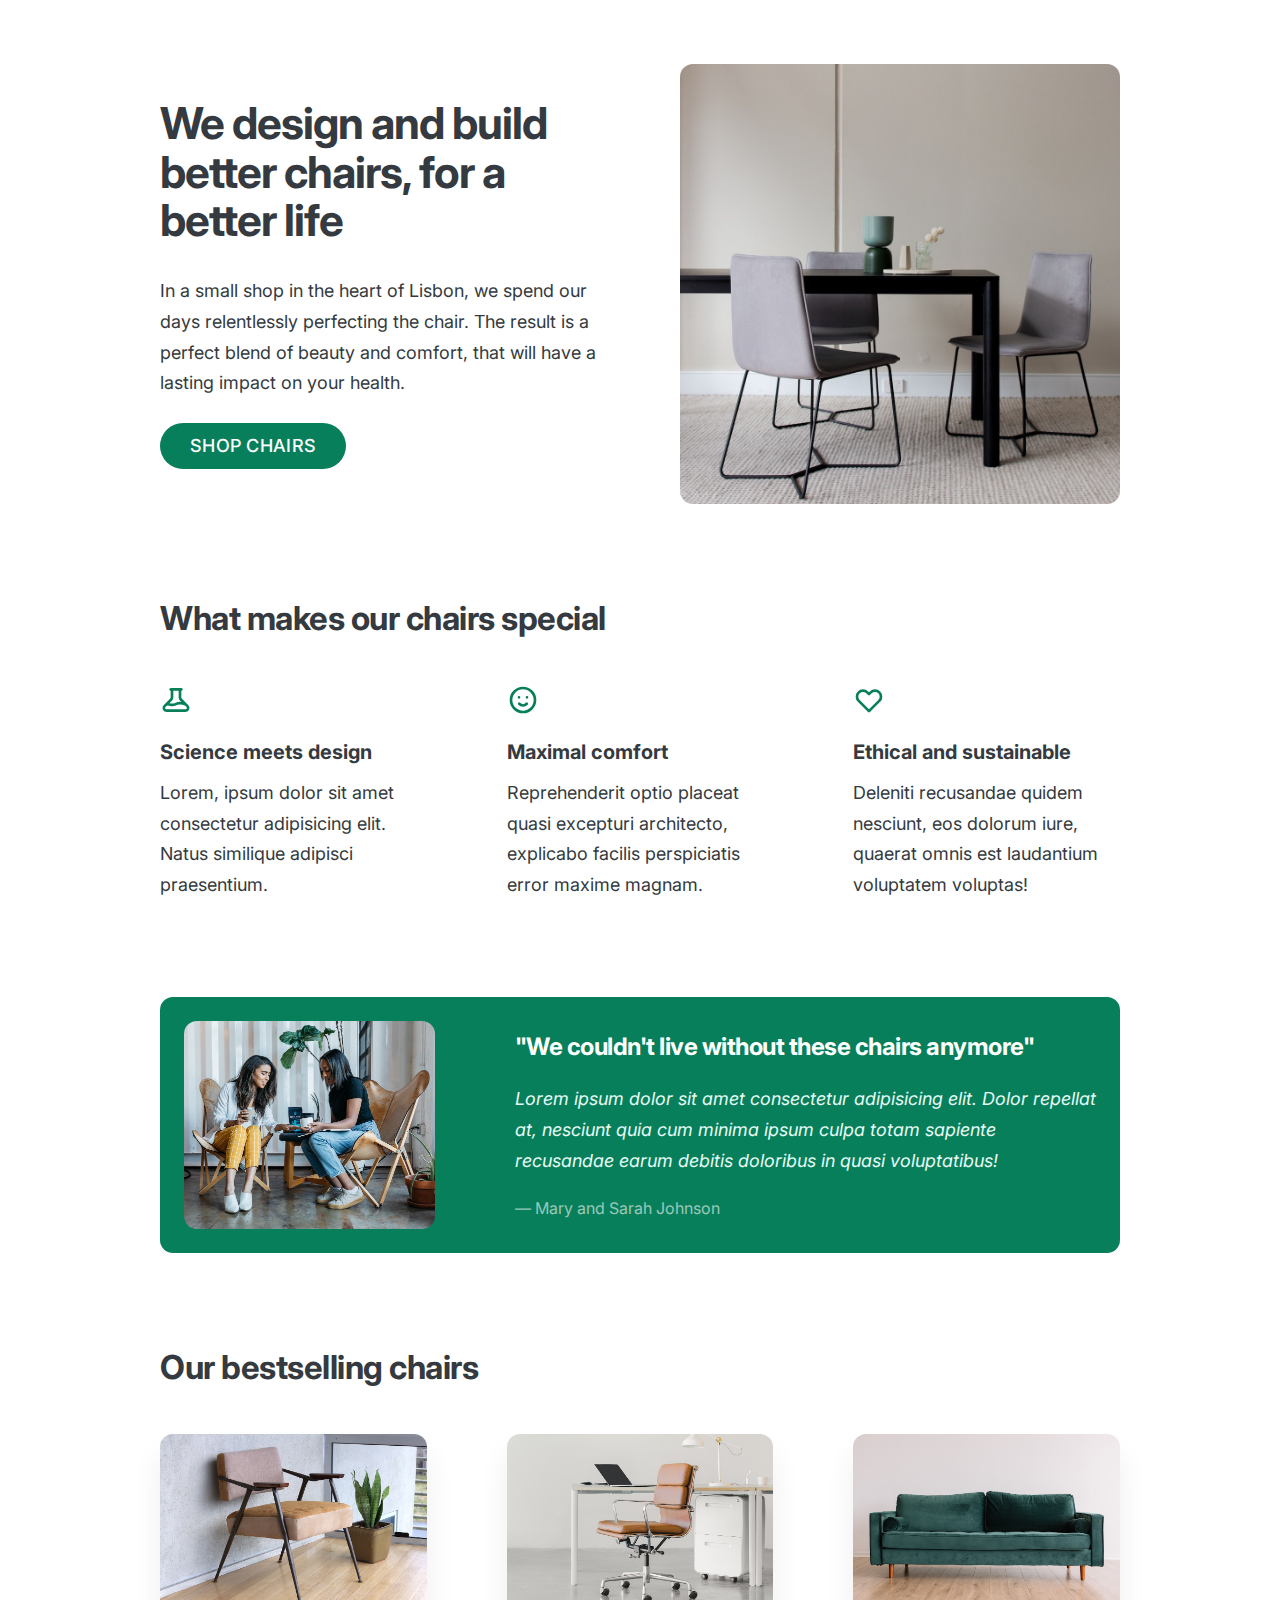
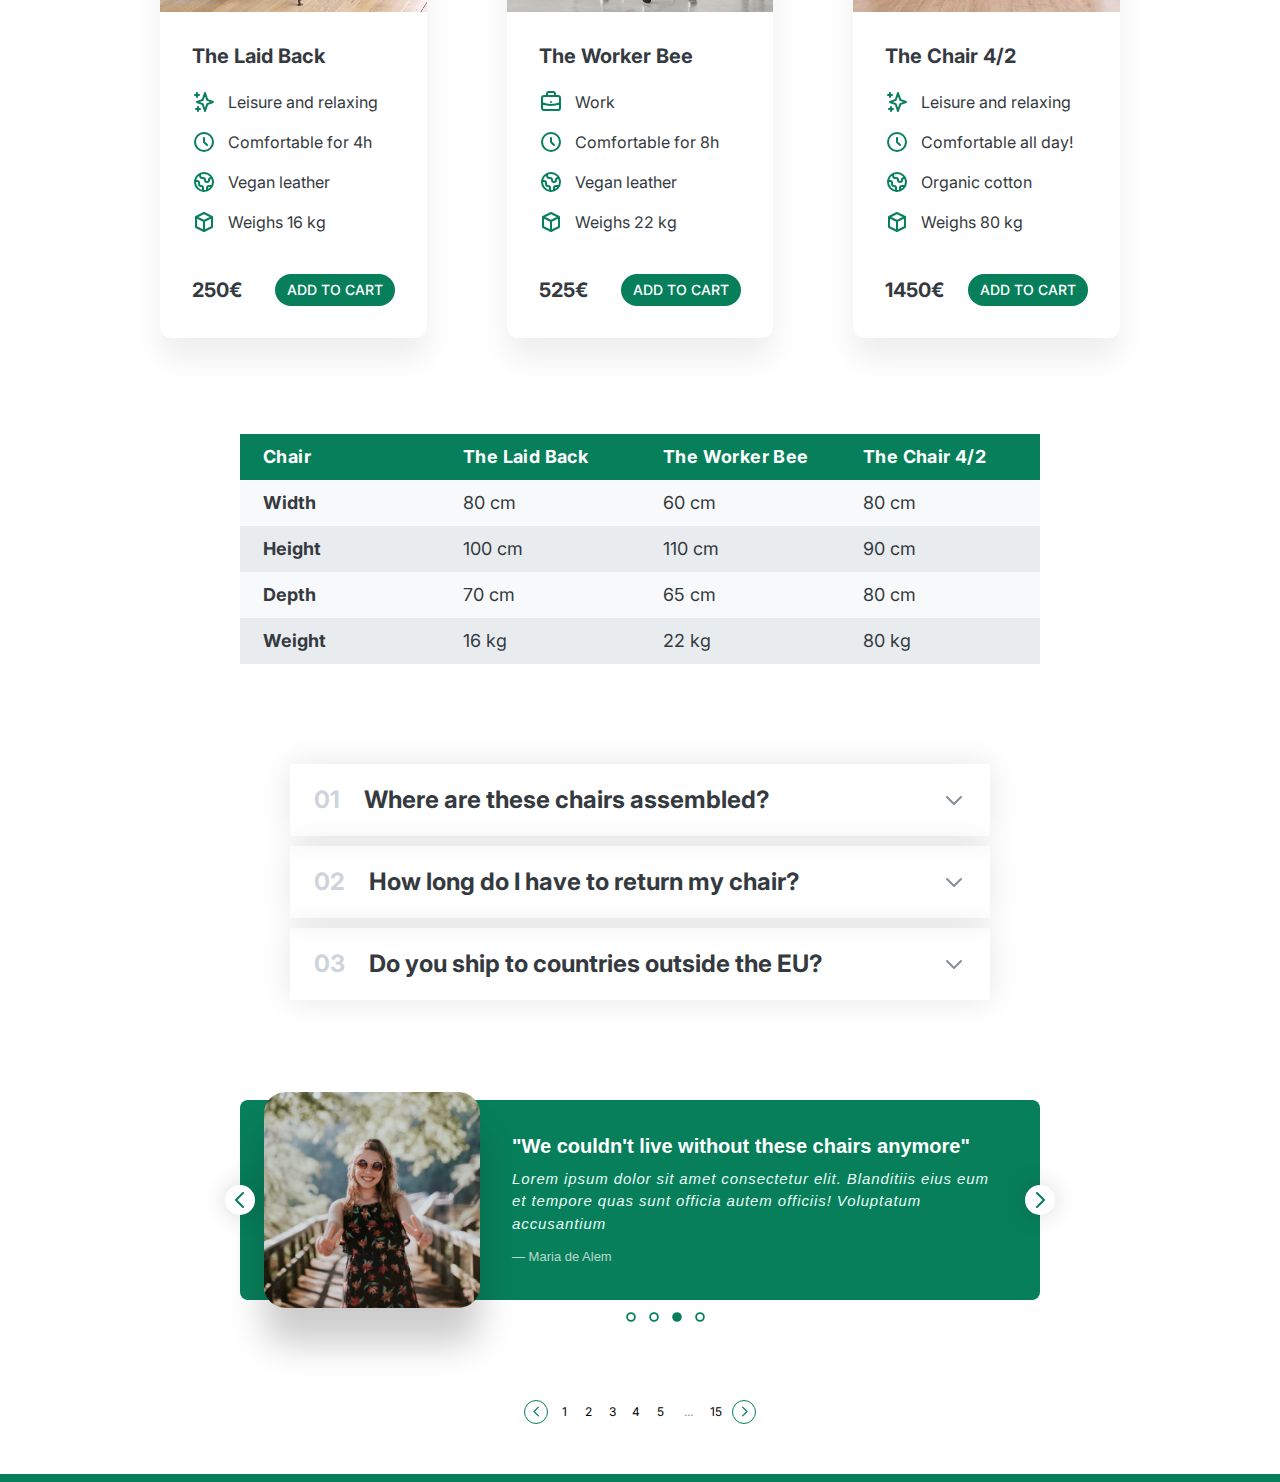
<file: Chair Design Landing Page/index.html>
<!DOCTYPE html>
<html lang="en">
  <head>
    <meta charset="UTF-8" />
    <meta http-equiv="X-UA-Compatible" content="IE=edge" />
    <meta name="viewport" content="width=device-width, initial-scale=1.0" />
    <link rel="preconnect" href="https://fonts.googleapis.com" />
    <link rel="preconnect" href="https://fonts.gstatic.com" crossorigin />
    <link
      href="https://fonts.googleapis.com/css2?family=Inter:wght@400;500;700&display=swap"
      rel="stylesheet"
    />
    <link rel="stylesheet" href="style.css" />
    <link rel="stylesheet" href="accordian.css" />
  <script defer src="script.js"></script> 
    <title>Lisbon Chair Shop</title>
  </head>
  <body>
    <div class="container">
      <header>
        <div class="header-text-box">
          <h1>We design and build better chairs, for a better life</h1>
          <p class="header-text">
            In a small shop in the heart of Lisbon, we spend our days
            relentlessly perfecting the chair. The result is a perfect blend of
            beauty and comfort, that will have a lasting impact on your health.
          </p>
          <a class="btn btn--big" href="#">Shop chairs</a>
        </div>
        <img src="hero.jpg" alt="Photo" />
      </header>

      <section>
        <h2>What makes our chairs special</h2>
        <div class="grid-3-cols">
          <div>
            <svg
              xmlns="http://www.w3.org/2000/svg"
              class="features-icon science"
              fill="none"
              viewBox="0 0 24 24"
              stroke="currentColor"
            >
              <path
                stroke-linecap="round"
                stroke-linejoin="round"
                stroke-width="2"
                d="M19.428 15.428a2 2 0 00-1.022-.547l-2.387-.477a6 6 0 00-3.86.517l-.318.158a6 6 0 01-3.86.517L6.05 15.21a2 2 0 00-1.806.547M8 4h8l-1 1v5.172a2 2 0 00.586 1.414l5 5c1.26 1.26.367 3.414-1.415 3.414H4.828c-1.782 0-2.674-2.154-1.414-3.414l5-5A2 2 0 009 10.172V5L8 4z"
              />
            </svg>
            <p class="features-title"><strong>Science meets design</strong></p>
            <p class="features-text">
              Lorem, ipsum dolor sit amet consectetur adipisicing elit. Natus
              similique adipisci praesentium.
            </p>
          </div>

          <div>
            <svg
              xmlns="http://www.w3.org/2000/svg"
              class="features-icon happy"
              fill="none"
              viewBox="0 0 24 24"
              stroke="currentColor"
            >
              <path
                stroke-linecap="round"
                stroke-linejoin="round"
                stroke-width="2"
                d="M14.828 14.828a4 4 0 01-5.656 0M9 10h.01M15 10h.01M21 12a9 9 0 11-18 0 9 9 0 0118 0z"
              />
            </svg>
            <p class="features-title">
              <strong>Maximal comfort</strong>
            </p>
            <p class="features-text">
              Reprehenderit optio placeat quasi excepturi architecto, explicabo
              facilis perspiciatis error maxime magnam.
            </p>
          </div>

          <div>
            <svg
              xmlns="http://www.w3.org/2000/svg"
              class="features-icon heart"
              fill="none"
              viewBox="0 0 24 24"
              stroke="currentColor"
            >
              <path
                stroke-linecap="round"
                stroke-linejoin="round"
                stroke-width="2"
                d="M4.318 6.318a4.5 4.5 0 000 6.364L12 20.364l7.682-7.682a4.5 4.5 0 00-6.364-6.364L12 7.636l-1.318-1.318a4.5 4.5 0 00-6.364 0z"
              />
            </svg>
            <p class="features-title">
              <strong>Ethical and sustainable</strong>
            </p>
            <p class="features-text">
              Deleniti recusandae quidem nesciunt, eos dolorum iure, quaerat
              omnis est laudantium voluptatem voluptas!
            </p>
          </div>
        </div>
      </section>

      <section class="testimonial-section">
        <div class="grid-3-cols">
          <img src="customers.jpg" alt="People sitting on chairs" />
          <div class="testimonial-box">
            <h2>"We couldn't live without these chairs anymore"</h2>
            <blockquote class="testimonial-text">
              Lorem ipsum dolor sit amet consectetur adipisicing elit. Dolor
              repellat at, nesciunt quia cum minima ipsum culpa totam sapiente
              recusandae earum debitis doloribus in quasi voluptatibus!
            </blockquote>
            <p class="testimonial-author">&mdash; Mary and Sarah Johnson</p>
          </div>
        </div>
      </section>

      <section>
        <h2>Our bestselling chairs</h2>
        <div class="grid-3-cols">
          <figure class="chair">
            <img src="chair-1.jpg" alt="Chair" />
            <div class="chair-box">
              <h3>The Laid Back</h3>
              <ul class="chair-details">
                <li>
                  <!-- Span is a generic INLINE text element, it doesn't have any meaning. It's like a div element, but inline -->
                  <svg
                    xmlns="http://www.w3.org/2000/svg"
                    class="chair-icon"
                    fill="none"
                    viewBox="0 0 24 24"
                    stroke="currentColor"
                  >
                    <path
                      stroke-linecap="round"
                      stroke-linejoin="round"
                      stroke-width="2"
                      d="M5 3v4M3 5h4M6 17v4m-2-2h4m5-16l2.286 6.857L21 12l-5.714 2.143L13 21l-2.286-6.857L5 12l5.714-2.143L13 3z"
                    />
                  </svg>

                  <span> Leisure and relaxing</span>
                </li>
                <li>
                  <svg
                    xmlns="http://www.w3.org/2000/svg"
                    class="chair-icon"
                    fill="none"
                    viewBox="0 0 24 24"
                    stroke="currentColor"
                  >
                    <path
                      stroke-linecap="round"
                      stroke-linejoin="round"
                      stroke-width="2"
                      d="M12 8v4l3 3m6-3a9 9 0 11-18 0 9 9 0 0118 0z"
                    />
                  </svg>

                  <span> Comfortable for 4h</span>
                </li>
                <li>
                  <svg
                    xmlns="http://www.w3.org/2000/svg"
                    class="chair-icon"
                    fill="none"
                    viewBox="0 0 24 24"
                    stroke="currentColor"
                  >
                    <path
                      stroke-linecap="round"
                      stroke-linejoin="round"
                      stroke-width="2"
                      d="M3.055 11H5a2 2 0 012 2v1a2 2 0 002 2 2 2 0 012 2v2.945M8 3.935V5.5A2.5 2.5 0 0010.5 8h.5a2 2 0 012 2 2 2 0 104 0 2 2 0 012-2h1.064M15 20.488V18a2 2 0 012-2h3.064M21 12a9 9 0 11-18 0 9 9 0 0118 0z"
                    />
                  </svg>
                  <span>Vegan leather</span>
                </li>
                <li>
                  <svg
                    xmlns="http://www.w3.org/2000/svg"
                    class="chair-icon"
                    fill="none"
                    viewBox="0 0 24 24"
                    stroke="currentColor"
                  >
                    <path
                      stroke-linecap="round"
                      stroke-linejoin="round"
                      stroke-width="2"
                      d="M20 7l-8-4-8 4m16 0l-8 4m8-4v10l-8 4m0-10L4 7m8 4v10M4 7v10l8 4"
                    />
                  </svg>
                  <span>Weighs 16 kg</span>
                </li>
              </ul>
              <div class="chair-price">
                <strong>250€</strong>
                <a href="#" class="btn btn--small">Add to cart</a>
              </div>
            </div>
          </figure>

          <figure class="chair">
            <img src="chair-2.jpg" alt="Chair" />
            <div class="chair-box">
              <h3>The Worker Bee</h3>
              <ul class="chair-details">
                <li>
                  <svg
                    xmlns="http://www.w3.org/2000/svg"
                    class="chair-icon"
                    fill="none"
                    viewBox="0 0 24 24"
                    stroke="currentColor"
                  >
                    <path
                      stroke-linecap="round"
                      stroke-linejoin="round"
                      stroke-width="2"
                      d="M21 13.255A23.931 23.931 0 0112 15c-3.183 0-6.22-.62-9-1.745M16 6V4a2 2 0 00-2-2h-4a2 2 0 00-2 2v2m4 6h.01M5 20h14a2 2 0 002-2V8a2 2 0 00-2-2H5a2 2 0 00-2 2v10a2 2 0 002 2z"
                    />
                  </svg>
                  <span>Work</span>
                </li>
                <li>
                  <svg
                    xmlns="http://www.w3.org/2000/svg"
                    class="chair-icon"
                    fill="none"
                    viewBox="0 0 24 24"
                    stroke="currentColor"
                  >
                    <path
                      stroke-linecap="round"
                      stroke-linejoin="round"
                      stroke-width="2"
                      d="M12 8v4l3 3m6-3a9 9 0 11-18 0 9 9 0 0118 0z"
                    />
                  </svg>
                  <span> Comfortable for 8h</span>
                </li>
                <li>
                  <svg
                    xmlns="http://www.w3.org/2000/svg"
                    class="chair-icon"
                    fill="none"
                    viewBox="0 0 24 24"
                    stroke="currentColor"
                  >
                    <path
                      stroke-linecap="round"
                      stroke-linejoin="round"
                      stroke-width="2"
                      d="M3.055 11H5a2 2 0 012 2v1a2 2 0 002 2 2 2 0 012 2v2.945M8 3.935V5.5A2.5 2.5 0 0010.5 8h.5a2 2 0 012 2 2 2 0 104 0 2 2 0 012-2h1.064M15 20.488V18a2 2 0 012-2h3.064M21 12a9 9 0 11-18 0 9 9 0 0118 0z"
                    />
                  </svg>

                  <span>Vegan leather</span>
                </li>
                <li>
                  <svg
                    xmlns="http://www.w3.org/2000/svg"
                    class="chair-icon"
                    fill="none"
                    viewBox="0 0 24 24"
                    stroke="currentColor"
                  >
                    <path
                      stroke-linecap="round"
                      stroke-linejoin="round"
                      stroke-width="2"
                      d="M20 7l-8-4-8 4m16 0l-8 4m8-4v10l-8 4m0-10L4 7m8 4v10M4 7v10l8 4"
                    />
                  </svg>
                  <span>Weighs 22 kg</span>
                </li>
              </ul>
              <div class="chair-price">
                <strong>525€</strong>
                <a href="#" class="btn btn--small">Add to cart</a>
              </div>
            </div>
          </figure>

          <figure class="chair">
            <img src="chair-3.jpg" alt="Chair" />
            <div class="chair-box">
              <h3>The Chair 4/2</h3>
              <ul class="chair-details">
                <li>
                  <svg
                    xmlns="http://www.w3.org/2000/svg"
                    class="chair-icon"
                    fill="none"
                    viewBox="0 0 24 24"
                    stroke="currentColor"
                  >
                    <path
                      stroke-linecap="round"
                      stroke-linejoin="round"
                      stroke-width="2"
                      d="M5 3v4M3 5h4M6 17v4m-2-2h4m5-16l2.286 6.857L21 12l-5.714 2.143L13 21l-2.286-6.857L5 12l5.714-2.143L13 3z"
                    />
                  </svg>

                  <span> Leisure and relaxing</span>
                </li>
                <li>
                  <svg
                    xmlns="http://www.w3.org/2000/svg"
                    class="chair-icon"
                    fill="none"
                    viewBox="0 0 24 24"
                    stroke="currentColor"
                  >
                    <path
                      stroke-linecap="round"
                      stroke-linejoin="round"
                      stroke-width="2"
                      d="M12 8v4l3 3m6-3a9 9 0 11-18 0 9 9 0 0118 0z"
                    />
                  </svg>
                  <span>Comfortable all day!</span>
                </li>
                <li>
                  <svg
                    xmlns="http://www.w3.org/2000/svg"
                    class="chair-icon"
                    fill="none"
                    viewBox="0 0 24 24"
                    stroke="currentColor"
                  >
                    <path
                      stroke-linecap="round"
                      stroke-linejoin="round"
                      stroke-width="2"
                      d="M3.055 11H5a2 2 0 012 2v1a2 2 0 002 2 2 2 0 012 2v2.945M8 3.935V5.5A2.5 2.5 0 0010.5 8h.5a2 2 0 012 2 2 2 0 104 0 2 2 0 012-2h1.064M15 20.488V18a2 2 0 012-2h3.064M21 12a9 9 0 11-18 0 9 9 0 0118 0z"
                    />
                  </svg>

                  <span>Organic cotton</span>
                </li>
                <li>
                  <svg
                    xmlns="http://www.w3.org/2000/svg"
                    class="chair-icon"
                    fill="none"
                    viewBox="0 0 24 24"
                    stroke="currentColor"
                  >
                    <path
                      stroke-linecap="round"
                      stroke-linejoin="round"
                      stroke-width="2"
                      d="M20 7l-8-4-8 4m16 0l-8 4m8-4v10l-8 4m0-10L4 7m8 4v10M4 7v10l8 4"
                    />
                  </svg>

                  <span>Weighs 80 kg</span>
                </li>
              </ul>
              <div class="chair-price">
                <strong>1450€</strong>
                <a href="#" class="btn btn--small">Add to cart</a>
              </div>
            </div>
          </figure>
        </div>
      </section>



  <table class="table">
    <thead> 
<tr>


  <th>
    Chair
  </th>
  <th>
    The Laid Back
  </th>
  <th>
    The Worker Bee
  </th>
  <th>
    The Chair 4/2
  </th>
</tr>
</thead>
<tbody>
  <tr>
    <th>
      Width
    </th>
    <td>
      80 cm
    </td>
    <td>
      60 cm
    </td>
    <td>
      80 cm
    </td>
  </tr>
  <tr>
    <th>
      Height
    </th>
    <td>
      100 cm
    </td>
    <td>
      110 cm
    </td>
    <td>
      90 cm
    </td>
    
  </tr>
  <tr>
    <th>
      Depth
    </th>
    <td>
      70 cm
    </td>
    <td>
      65 cm
    </td>
    <td>
      80 cm
    </td>
  </tr>
  <tr>
    <th>
      Weight
    </th>
    <td>
      16 kg
    </td>
    <td>
      22 kg
    </td>
    <td>
      80 kg
    </td>
  </tr>
</tbody>
</table>



<div class="accordian">
        <div class="section  section--1">
          <!-- <div class=" header"> -->
                <p class="number">01</p>
                <p class="text">Where are these chairs assembled?</p>
                <svg
                  xmlns="http://www.w3.org/2000/svg"
                  class="accor__icon  accor__icon--1"
                  data-icon="1" 
                  fill="none"
                  viewBox="0 0 24 24"
                  stroke="currentColor">
                  <path
                    stroke-linecap="round"
                    stroke-linejoin="round"
                    stroke-width="2"
                    d="M19 9l-7 7-7-7"/>
                </svg>
          <!-- </div> -->
  
        <div class="hidden-box hidden-box--1"> 
  
  
          <p>
          Lorem ipsum dolor sit amet consectetur adipisicing elit. Excepturi praesentium obcaecati quia laborum repellat eaque porro sequi unde tempore illum soluta quam dolorum sit, placeat laudantium tempora deleniti delectus. Illum?
  
          </p>
  
          <ul>
          <li>
            Lorem ipsum dolor sit amet consectetur adipisicing elit. 
          </li>
          <li>
            qui earum asperiores, doloribus eaque? Doloribus, eveniet! 
          </li>
          <li>
            Rerum minus aliquam ipsa velit iure expedita exercitationem?
          </li>
          <li>
     Laborum ut sapiente distinctio nisi libero cupiditate incidunt. 
          </li>
          </ul>
        </div>
      </div>
     
        <div class="section  section--2">
          <!-- <div class=" header"> -->
                <p class="number">02</p>
                <p class="text">How long do I have to return my chair?</p>
                <svg
                  xmlns="http://www.w3.org/2000/svg"
                  class="accor__icon  accor__icon--2 accor__icon--active"
                  data-icon="2" 
                  fill="none"
                  viewBox="0 0 24 24"
                  stroke="currentColor">
                  <path
                    stroke-linecap="round"
                    stroke-linejoin="round"
                    stroke-width="2"
                    d="M19 9l-7 7-7-7"/>
                </svg>
          <!-- </div> -->
  
        <div class="hidden-box hidden-box--2"> 
  
  
          <p>
          Lorem ipsum dolor sit amet consectetur adipisicing elit. Excepturi praesentium obcaecati quia laborum repellat eaque porro sequi unde tempore illum soluta quam dolorum sit, placeat laudantium tempora deleniti delectus. Illum?
  
          </p>
  
          <ul>
          <li>
            Lorem ipsum dolor sit amet consectetur adipisicing elit. 
          </li>
          <li>
            qui earum asperiores, doloribus eaque? Doloribus, eveniet! 
          </li>
          <li>
            Rerum minus aliquam ipsa velit iure expedita exercitationem?
          </li>
          <li>
     Laborum ut sapiente distinctio nisi libero cupiditate incidunt. 
          </li>
          </ul>
        </div>
      </div>
  
      <div class="section  section--3 ">
        <!-- <div class=" header"> -->
              <p class="number">03</p>
              <p class="text">Do you ship to countries outside the EU?</p>
              <svg
                xmlns="http://www.w3.org/2000/svg"
                class="accor__icon  accor__icon--3"
                data-icon="3" 
                fill="none"
                viewBox="0 0 24 24"
                stroke="currentColor">
                <path
                  stroke-linecap="round"
                  stroke-linejoin="round"
                  stroke-width="2"
                  d="M19 9l-7 7-7-7"/>
              </svg>
        <!-- </div> -->
  
      <div class="hidden-box hidden-box--3"> 
  
  
        <p>
        Lorem ipsum dolor sit amet consectetur adipisicing elit. Excepturi praesentium obcaecati quia laborum repellat eaque porro 
  
        </p>
  
        <ul>
        <li>
          Lorem ipsum dolor sit amet consectetur adipisicing elit. 
        </li>
        <li>
          qui earum asperiores, doloribus eaque? Doloribus, eveniet! 
        </li>
        <li>
          Rerum minus aliquam ipsa velit iure expedita exercitationem?
        </li>
  
        </ul>
      </div>
    </div>
   
  
        </div>
      </div>

    </div class="accordian">


  





      <div class="carousel">
        <img src="maria.jpg" alt="happy girl" class="maria" />
        <blockquote class="blockquote">
          <p class= tsm-quote> 
          "We couldn't live without these chairs anymore"</p>
          <p class="text-tsm">
            Lorem ipsum dolor sit amet consectetur elit. Blanditiis eius eum et
            tempore quas sunt officia autem officiis! Voluptatum accusantium
          </p>
          <p class="author-tsm">&mdash; Maria de Alem</p>
          <!-- <p class="job-tsm">Senior Product Manager at Google</p> -->
        </blockquote>
  
        <button class="btn-tsm btn--left">
          <svg
            xmlns="http://www.w3.org/2000/svg"
            class="btn-icon"
            fill="none"
            viewBox="0 0 24 24"
            stroke="currentColor"
          >
            <path
              stroke-linecap="round"
              stroke-linejoin="round"
              stroke-width="2"
              d="M15 19l-7-7 7-7"
            />
          </svg>
        </button>
        <button class="btn-tsm btn--right">
          <svg
            xmlns="http://www.w3.org/2000/svg"
            class="btn-icon"
            fill="none"
            viewBox="0 0 24 24"
            stroke="currentColor"
          >
            <path
              stroke-linecap="round"
              stroke-linejoin="round"
              stroke-width="2"
              d="M9 5l7 7-7 7"
            />
          </svg>
        </button>
        <div class="dots-tsm">
          <button class="dot-tsm">&NonBreakingSpace;</button>
          <button class="dot-tsm">&NonBreakingSpace;</button>
          <button class="dot-tsm dot--fill">&NonBreakingSpace;</button>
          <button class="dot-tsm">&NonBreakingSpace;</button>
        </div>
      </div>
 



      <div class="pagination">

        <button class="btn-page btn--previous">
          <svg
            xmlns="http://www.w3.org/2000/svg"
            class="btn-icon-page next"
            fill="none"
            viewBox="0 0 24 24"
            stroke="currentColor"
          >
            <path
              stroke-linecap="round"
              stroke-linejoin="round"
              stroke-width="2"
              d="M15 19l-7-7 7-7"
            />
          </svg>
        </button>

       

    <div class= "show">
         <!-- <a href=# class = "page" data-number="1">
            1
        </a>    -->
        </div>
        <a href=# class = "page page-more">
          ...
      </a>   
      <!-- <a href=# class = "page page-last">
        23
    </a>    -->


        <button class="btn-page btn--next">
          <svg
            xmlns="http://www.w3.org/2000/svg"
            class="btn-icon-page previous"
            fill="none"
            viewBox="0 0 24 24"
            stroke="currentColor"
          >
            <path
              stroke-linecap="round"
              stroke-linejoin="round"
              stroke-width="2"
              d="M9 5l7 7-7 7"
            />
          </svg>
        </button>


      </div>
    </div>

    <footer>

    </footer>

  </body>
</html>
</file>
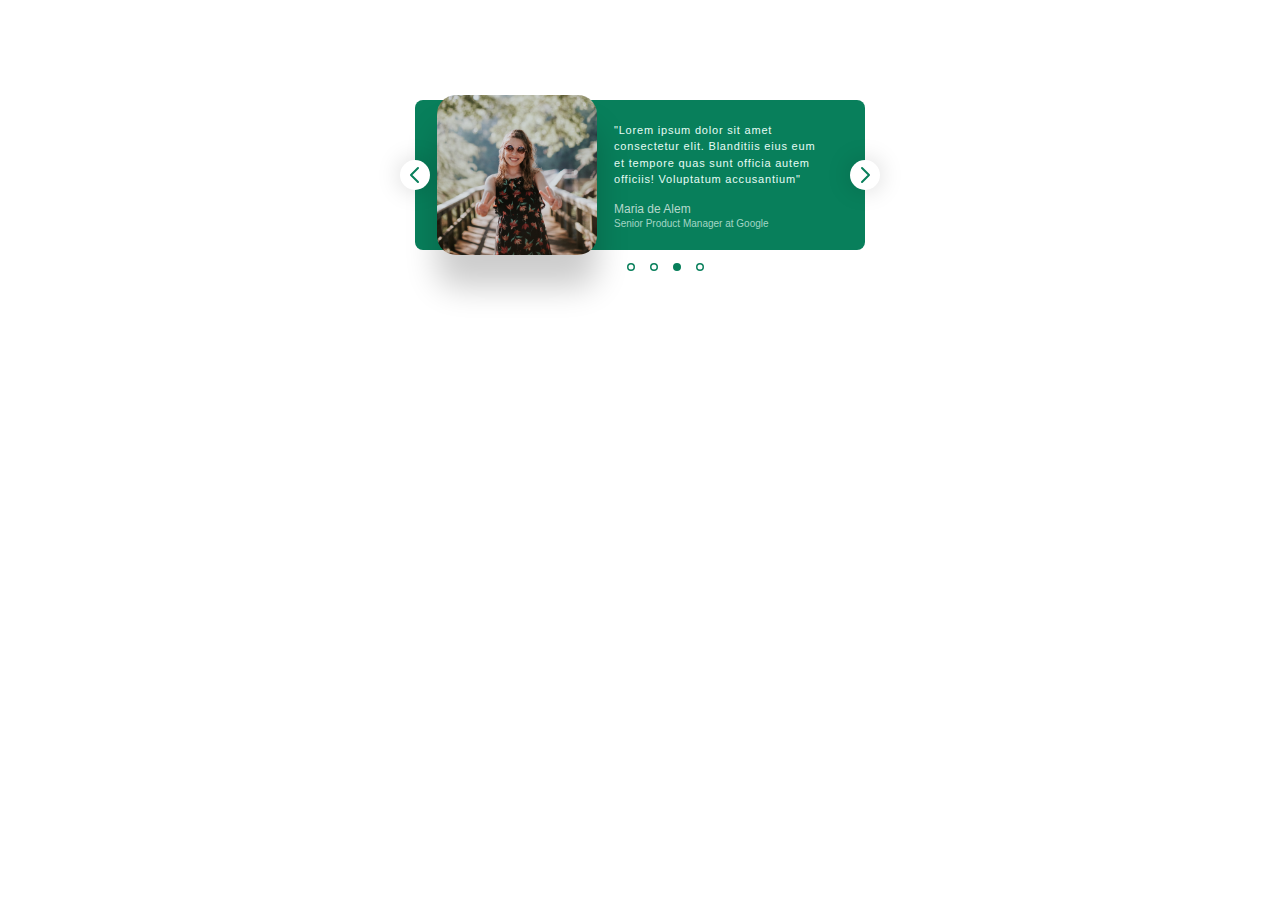
<file: Chair Design Landing Page/carousel.html>
<!DOCTYPE html>
<html lang="en">
  <head>
    <meta charset="UTF-8" />
    <meta http-equiv="X-UA-Compatible" content="IE=edge" />
    <meta name="viewport" content="width=device-width, initial-scale=1.0" />
    <link rel="stylesheet" href="carousel.css" />

    <title>Document</title>
  </head>
  <body>
    <div class="carousel">
      <img src="maria.jpg" alt="happy girl" class="maria" />
      <blockquote class="blockquote">
        <p class="text-tsm">
          "Lorem ipsum dolor sit amet consectetur elit. Blanditiis eius eum et
          tempore quas sunt officia autem officiis! Voluptatum accusantium"
        </p>
        <p class="author-tsm">Maria de Alem</p>
        <p class="job-tsm">Senior Product Manager at Google</p>
      </blockquote>

      <button class="btn-tsm btn--left">
        <svg
          xmlns="http://www.w3.org/2000/svg"
          class="btn-icon"
          fill="none"
          viewBox="0 0 24 24"
          stroke="currentColor"
        >
          <path
            stroke-linecap="round"
            stroke-linejoin="round"
            stroke-width="2"
            d="M15 19l-7-7 7-7"
          />
        </svg>
      </button>
      <button class="btn-tsm btn--right">
        <svg
          xmlns="http://www.w3.org/2000/svg"
          class="btn-icon"
          fill="none"
          viewBox="0 0 24 24"
          stroke="currentColor"
        >
          <path
            stroke-linecap="round"
            stroke-linejoin="round"
            stroke-width="2"
            d="M9 5l7 7-7 7"
          />
        </svg>
      </button>
      <div class="dots-tsm">
        <button class="dot-tsm">&NonBreakingSpace;</button>
        <button class="dot-tsm">&NonBreakingSpace;</button>
        <button class="dot-tsm dot--fill">&NonBreakingSpace;</button>
        <button class="dot-tsm">&NonBreakingSpace;</button>
      </div>
    </div>
  </body>
</html>
</file>
<file: Chair Design Landing Page/style.css>
/*
SPACING SYSTEM (px)
2 / 4 / 8 / 12 / 16 / 24 / 32 / 48 / 64 / 80 / 96 / 128

FONT SIZE SYSTEM (px)
10 / 12 / 14 / 16 / 18 / 20 / 24 / 30 / 36 / 44 / 52 / 62 / 74 / 86 / 98
*/
/* 
main-color: #087f5b 
Grey: #343a40
*/
* {
  margin: 0;
  padding: 0;
  box-sizing: border-box;
}

/* ------------------------ */
/* GENERAL STYLES */
/* ------------------------ */
body {
  font-family: "Inter", sans-serif;
  color: #343a40;
  border-bottom: 8px solid #087f5b;
}

.container {
  width: 960px;
  margin: 0 auto;
}

header,
section {
  margin-bottom: 96px;
}

h2 {
  /*  24 / 30 / 36  */
  margin-bottom: 48px;
  font-size: 33px;
  line-height: 1.1;
  letter-spacing: -0.5px;
}

.grid-3-cols {
  display: grid;
  grid-template-columns: repeat(3, 1fr);
  column-gap: 80px;
}
.btn:link {
  background-color: #087f5b;
  color: white;
  text-decoration: none;
  text-transform: uppercase;

  display: inline-block;
  font-weight: 500;
  border-radius: 100px;
}
.btn:visited {
  background-color: #0b7656;
  color: #fff;
}
.btn:hover {
  background-color: #099268;
  color: #fff;
}
.btn--big {
  padding: 14px 30px;
  font-size: 18px;
  letter-spacing: 0.3px;
}

.btn--small {
  padding: 9px 12px;
  font-size: 14px;
}
/* ------------------------ */
/* COMPONENT STYLES */
/* ------------------------ */

/* HEADER */
header {
  display: grid;
  grid-template-columns: repeat(2, 1fr);
  column-gap: 80px;
  margin-top: 64px;
}

.header-text-box {
  align-self: center;
}

h1 {
  margin-bottom: 32px;
  font-size: 44px;
  line-height: 1.1;
  letter-spacing: -1px;
  /* 44 / 52 / 62  */
  /* text-shadow: 0px 5px 5px rgba(0, 0, 0, 0.2); */
}

.header-text {
  /* 18 / 20  */
  margin-bottom: 24px;
  font-size: 18px;
  line-height: 1.7;
  /* letter-spacing: -1px; */
}

img {
  width: 100%;
  border-radius: 13px;
}

/* FEATURES */
.features-icon {
  stroke: #087f5b;
  width: 32px;
  height: 32px;
  margin-bottom: 24px;
}

.features-title {
  margin-bottom: 16px;
  font-size: 20px;
}

.features-text {
  font-size: 18px;
  line-height: 1.7;
  letter-spacing: 0;
}

/* TESTIMONIAL */
.testimonial-section {
  background-color: #087f5b;
  color: #fff;
  padding: 24px;
  border-radius: 13px;
}

.testimonial-box {
  grid-column: 2 / -1;
  align-self: center;
}

.testimonial-box h2 {
  margin-bottom: 24px;
  font-size: 24px;
}

.testimonial-text {
  font-style: italic;
  margin-bottom: 24px;
  font-size: 18px;
  line-height: 1.7;
  color: #e6fcf5;
}

.testimonial-author {
  color: #9ac8b9;
}
/* CHAIRS */

.chair {
  box-shadow: 0px 20px 30px 0px rgba(0, 0, 0, 0.07);
  border-radius: 12px;
}
.chair img {
  border-bottom-left-radius: 0;
  border-bottom-right-radius: 0;
}

.chair-box {
  padding: 32px;
}

h3 {
  margin-bottom: 24px;
  font-size: 20px;
}

.chair-details {
  list-style: none;
  margin-bottom: 24px;
  margin-bottom: 40px;
}

.chair-details li {
  display: flex;
  align-items: center;
  gap: 12px;
  margin-bottom: 16px;
}

.chair-details li:last-child {
  margin-bottom: 0;
}

.chair-icon {
  stroke: #087f5b;
  width: 24px;
  height: 24px;
}

.chair-price {
  display: flex;
  justify-content: space-between;
  font-size: 20px;
  align-items: center;
}

footer {
  margin-bottom: 48px;
  font-size: 14px;
  color: #495057;
}

/* accoridan */

* {
  margin: 0;
  padding: 0;
  box-sizing: border-box;
}

/* ------------------------ */
/* GENERAL STYLES */
/* ------------------------ */
body {
  font-family: "Inter", sans-serif;
  color: #343a40;
  line-height: 1;
}

.accordian {
  width: 700px;
  margin: 100px auto;
  /* background-color: blue; */
  display: flex;
  flex-direction: column;
  gap: 10px;
}

.section {
  box-shadow: 0px 0px 32px rgba(0, 0, 0, 0.1);
  padding: 24px;
  display: grid;
  grid-template-columns: auto 1fr auto;
  column-gap: 24px;
  row-gap: 30px;
  align-items: center;
}
.number,
.text {
  /* color:#087f5b; */
  font-size: 24px;
  font-weight: bold;
}
.number {
  color: #ced4da;
}

.accor__icon {
  width: 24px;
  stroke: #868e96;
}
.hidden-box {
  grid-column: 2;
  display: none;
}
.hidden-box p {
  line-height: 1.6;
  margin-bottom: 24px;
}
.hidden-box ul {
  line-height: 1.6;
  color: #868e96;
  margin-left: 20px;
  display: flex;
  flex-direction: column;
  gap: 12px;
}
/* .hidden {
  display: none;
} */
.open {
  border-top: 4px solid #087f5b;
}
.open .hidden-box {
  display: block;
}
.open .number,
.open .text,
.open .accor__icon {
  color: #087f5b;
  stroke: #087f5b;
}

.extra {
  height: 100;
}

.maria {
  height: 120px;
  width: auto;
  border-radius: 12px;
  transform: scale(1.8);
  box-shadow: 0px 20px 20px rgba(0, 0, 0, 0.2);
  /* flex: 0; */
}

.carousel {
  background-color: #087f5b;
  width: 800px;
  height: 200px;
  font-family: "Inter", sans-serif;
  margin: 100px auto;
  border-radius: 8px;

  display: flex;
  align-items: center;
  gap: 80px;
  line-height: 1;
  font-family: sans-serif;
  padding: 32px;
  padding-left: 72px;
  padding-right: 35px;
  position: relative;
}

button {
  background-color: white;
  color: white;
  height: 24px;
  width: auto;
}
.btn-tsm {
  width: 30px;
  height: 30px;
  box-shadow: 0 0px 24px rgba(0, 0, 0, 0.17);
  border-radius: 50%;
  border: none;

  background-color: #fff;
  cursor: pointer;
  position: absolute;

  display: flex;
  align-items: center;
  justify-content: center;
}

.btn--left {
  /* In relation to PARENTE ELEMENT */
  left: 0;
  top: 50%;

  /* In relation to ELEMENT ITSELF */
  transform: translate(-50%, -50%);
}

.btn--right {
  right: 0;
  top: 50%;

  transform: translate(50%, -50%);
}

.btn-icon {
  height: 24px;
  width: 24px;
  stroke: #087f5b;
}

.blockquote {
  flex: 1;
}

.tsm-quote {
  color: white;
  font-weight: bold;
  font-size: 20px;
}

.text-tsm {
  font-style: italic;
  font-size: 15px;
  /* font-weight: bold; */
  line-height: 1.5;
  margin-top: 12px;
  margin-bottom: 15px;
  color: #e6fcf5;
  letter-spacing: 0.9px;
}
.author-tsm {
  font-size: 13px;
  margin-bottm: 4px;
  color: #b6d9cd;
}
.job-tsm {
  font-size: 11px;
  color: #a3d6c5;
}

.dots-tsm {
  position: absolute;
  left: 50%;
  bottom: 0;
  transform: translate(-20%, 25px);
  display: flex;
  gap: 7px;
}

/* can also create circles with display: inline-block */
.dot-tsm {
  border: 3px solid #087f5b;
  padding: 5px 5px;
  background: white;
  width: 3px;
  height: 3px;
  border-radius: 100px;
  transform: scale(0.6, 0.6);
  cursor: pointer;
}

/* .dots {
  position: absolute;
  left: 50%;
  bottom: 0;
  transform: translate(-50%, 32px);

  display: flex;
  gap: 12px;
}

.dot {
  height: 12px;
  width: 12px;
  background-color: #fff;
  border: 2px solid #087f5b;
  border-radius: 50%;
  cursor: pointer;
}*/

.dot--fill {
  background-color: #087f5b;
}

/* table */
.table {
  width: 800px;
  margin: 80px auto;
  /* border: 2px solid grey; */
  border-collapse: collapse;
  font-size: 18px;
}
th,
td {
  /* border: 2px solid grey; */
  padding: 14px 23px;
  text-align: left;
}

thead th {
  background-color: #087f5b;
  color: white;
  width: 25%;
  letter-spacing: 0.4px;
}

tbody tr:nth-child(odd) {
  background-color: #f8f9fa;
}

tbody tr:nth-child(even) {
  background-color: #e9ecef;
}

.pagination {
  width: 700px;
  margin: 50px auto;
  display: flex;
  align-self: center;
  flex-grow: 1;
}

.btn-icon-page {
  width: 15px;
  height: 15px;
  stroke: #087f5b;
}

.btn-page {
  border: 0.5px solid #087f5b;
  width: 24px;
  height: 24px;
  border-radius: 50%;

  display: flex;
  justify-content: center;
  align-items: center;
  cursor: pointer;
}

.btn-page:hover {
  background-color: #087f5b;
}

.page {
  font-size: 12px;
  color: black;
  text-decoration: none;
  background-color: white;
  height: 24px;
  width: 24px;
  border-radius: 50%;

  display: flex;
  align-items: center;
  justify-content: center;
}

.page:hover {
  background-color: #087f5b;
  color: white;
}

.pagination {
  display: flex;
  align-items: center;
  justify-content: center;
  gap: 4px;
}

.page-more {
  color: #868e96;
}
/* .hide {
  display: none;
} */

.show {
  display: flex;
}
</file>
<file: Chair Design Landing Page/accordian.css>
/* main-color: #087f5b
Grey: #343a40 */
</file>
<file: Chair Design Landing Page/carousel.css>
* {
  margin: 0;
  padding: 0;
  box-sizing: border-box;
}

.maria {
  height: 100px;
  width: auto;
  border-radius: 12px;
  transform: scale(1.6);
  box-shadow: 0px 20px 20px rgba(0, 0, 0, 0.2);
  /* flex: 0; */
}

.carousel {
  background-color: #087f5b;
  width: 450px;
  height: 150px;
  font-style: sansserif;
  margin: 100px auto;
  border-radius: 8px;

  display: flex;
  align-items: center;
  gap: 47px;
  line-height: 1;
  font-family: sans-serif;
  padding: 32px;
  padding-left: 52px;
  padding-right: 35px;
  position: relative;
}

button {
  background-color: white;
  color: white;
  height: 24px;
  width: auto;
}
.btn-tsm {
  width: 30px;
  height: 30px;
  box-shadow: 0 0px 24px rgba(0, 0, 0, 0.17);
  border-radius: 50%;
  border: none;

  background-color: #fff;
  cursor: pointer;
  position: absolute;

  display: flex;
  align-items: center;
  justify-content: center;
}

.btn--left {
  /* In relation to PARENTE ELEMENT */
  left: 0;
  top: 50%;

  /* In relation to ELEMENT ITSELF */
  transform: translate(-50%, -50%);
}

.btn--right {
  right: 0;
  top: 50%;

  transform: translate(50%, -50%);
}

.btn-icon {
  height: 24px;
  width: 24px;
  stroke: #087f5b;
}

.blockquote {
  flex: 1;
}
.text-tsm {
  font-size: 11px;
  /* font-weight: bold; */
  line-height: 1.5;
  margin-bottom: 15px;
  color: #e6fcf5;
  letter-spacing: 0.8px;
}
.author-tsm {
  font-size: 12px;
  margin-bottom: 4px;
  color: #b6d9cd;
}
.job-tsm {
  font-size: 10px;
  color: #a3d6c5;
}

.dots-tsm {
  position: absolute;
  left: 50%;
  bottom: 0;
  transform: translate(-20%, 25px);
  display: flex;
  gap: 7px;
}

.dot-tsm {
  border: 3px solid #087f5b;
  padding: 5px 5px;
  background: white;
  width: 3px;
  height: 3px;
  border-radius: 100px;
  transform: scale(0.5, 0.5);
  cursor: pointer;
}

/* .dots {
  position: absolute;
  left: 50%;
  bottom: 0;
  transform: translate(-50%, 32px);

  display: flex;
  gap: 12px;
}

.dot {
  height: 12px;
  width: 12px;
  background-color: #fff;
  border: 2px solid #087f5b;
  border-radius: 50%;
  cursor: pointer;
}*/

.dot--fill {
  background-color: #087f5b;
}
</file>
